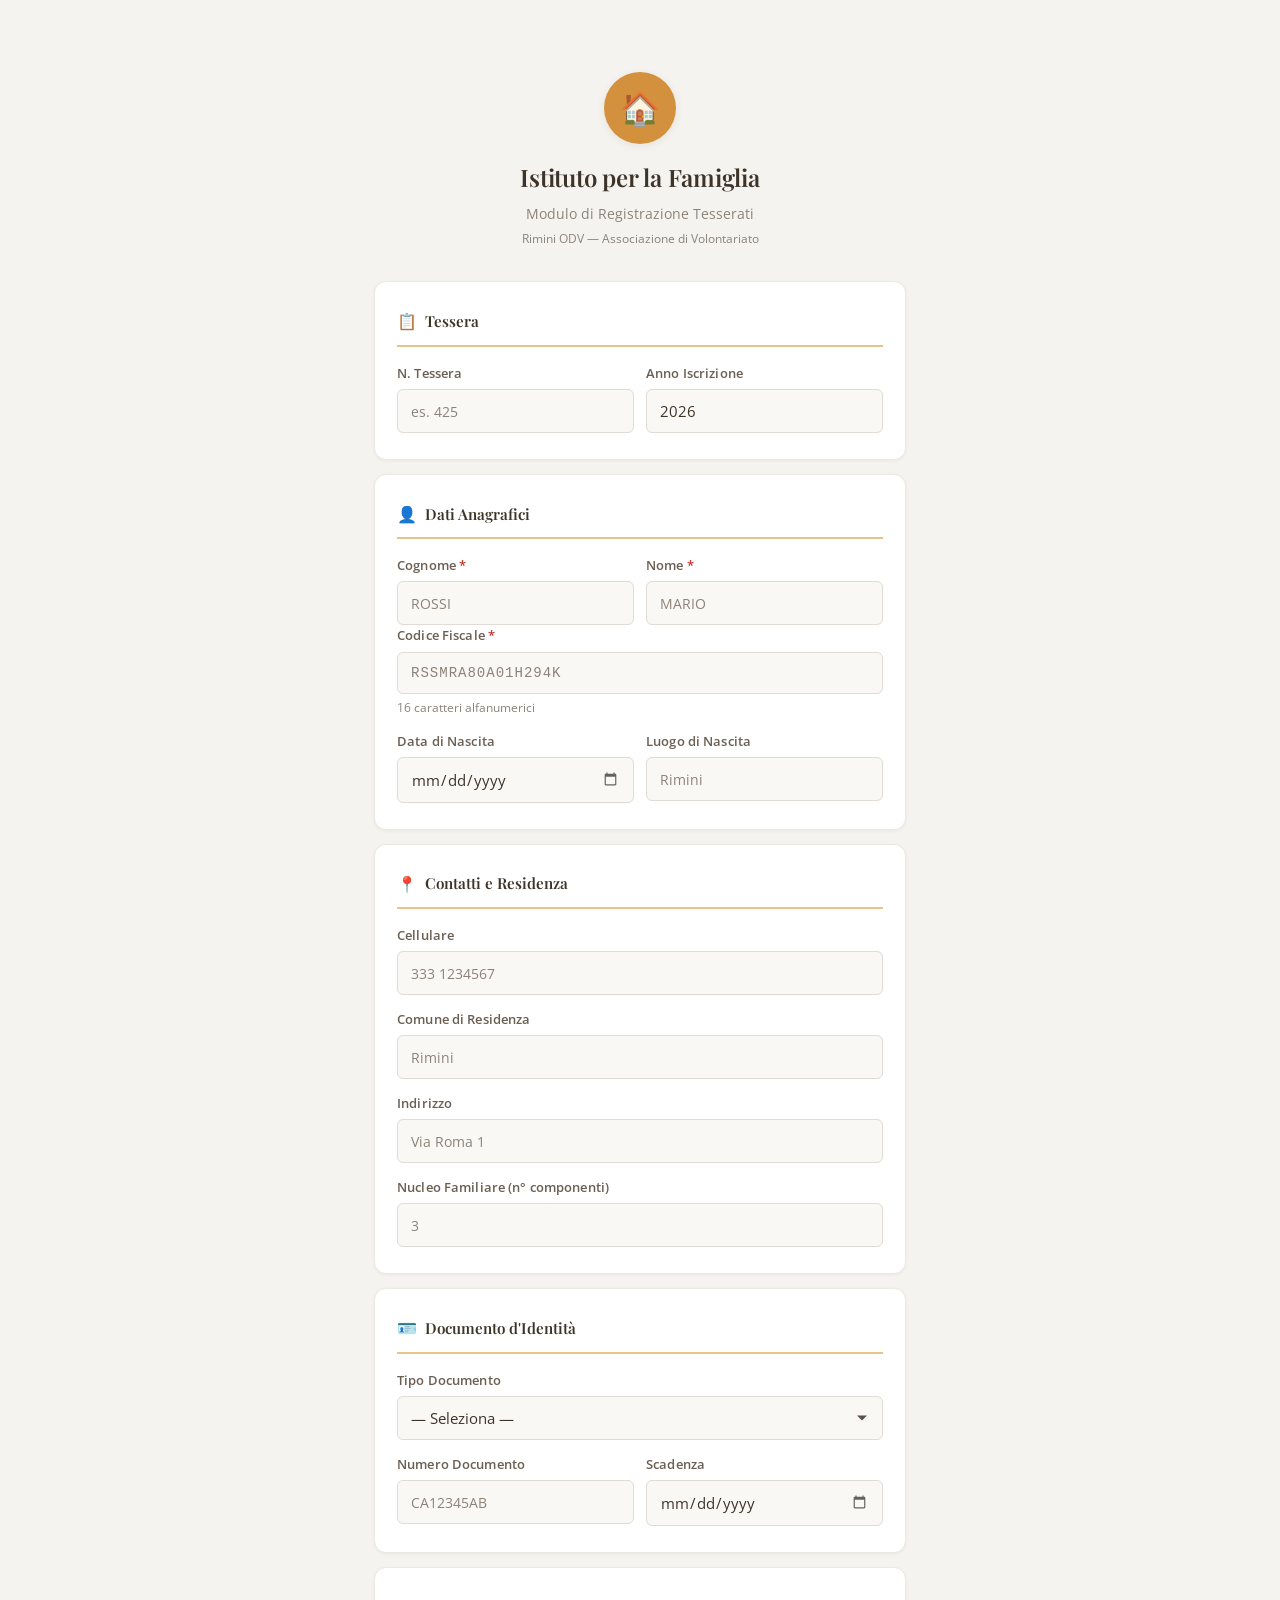
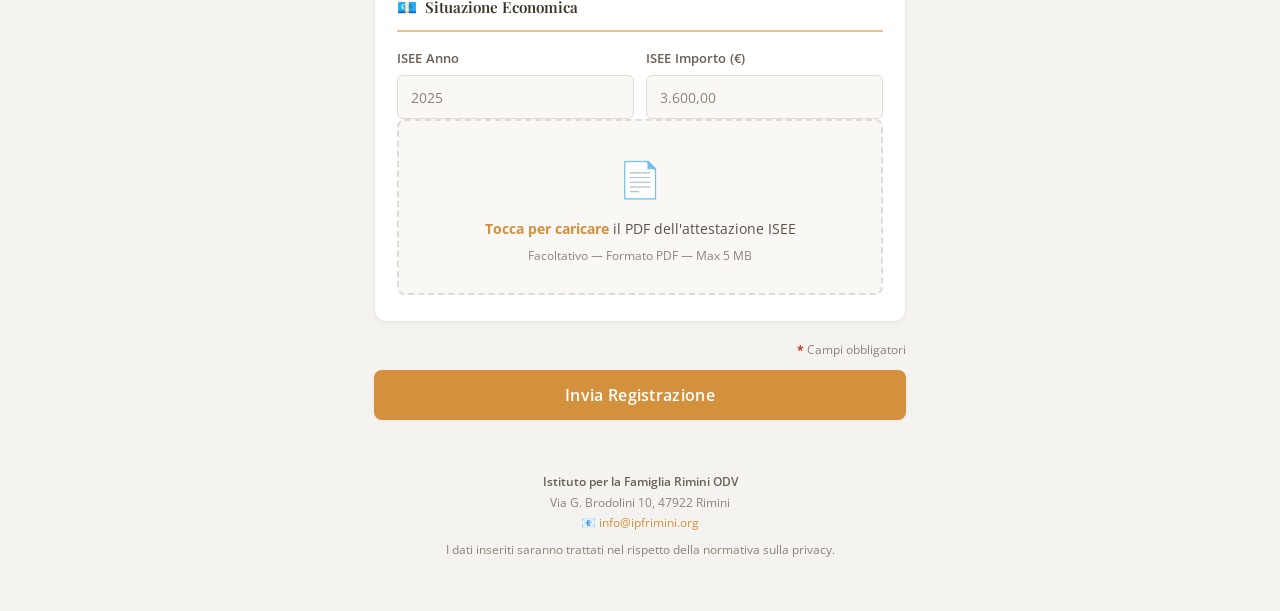
<file: index.html>
<!DOCTYPE html>
<html lang="it">
<head>
    <meta charset="UTF-8">
    <meta name="viewport" content="width=device-width, initial-scale=1.0, maximum-scale=1.0, user-scalable=no">
    <meta name="description" content="Modulo di auto-registrazione dell'Istituto per la Famiglia Rimini ODV. Inserisci i tuoi dati per completare l'iscrizione.">
    <meta name="theme-color" content="#f5f3ef">
    <meta name="mobile-web-app-capable" content="yes">
    <meta name="apple-mobile-web-app-status-bar-style" content="default">
    <title>IPF Rimini — Registrazione Tesserati</title>
    <link rel="stylesheet" href="css/style.css">
    <link rel="stylesheet" href="css/isee.css">
</head>
<body>

<!-- Toast Container (statico per prevedibilità) -->
<div id="toast-container"></div>

<!-- Loading Overlay -->
<div id="loading-overlay" class="loading-overlay">
    <div class="loading-spinner"></div>
    <div class="loading-text">Caricamento in corso...</div>
</div>

<div class="app-container">

    <!-- Header -->
    <header class="app-header">
        <div class="app-logo-emoji">🏠</div>
        <h1 class="app-title">Istituto per la Famiglia</h1>
        <p class="app-subtitle">Modulo di Registrazione Tesserati</p>
        <p class="app-location">Rimini ODV — Associazione di Volontariato</p>
    </header>

    <!-- Validation Badge -->
    <div id="validation-badge" class="validation-badge"></div>

    <!-- Form -->
    <form id="registration-form" autocomplete="on" novalidate>

        <!-- Sezione 1: Tessera -->
        <div class="form-section">
            <div class="section-title">
                <span class="section-icon">📋</span> Tessera
            </div>
            <div class="field-row">
                <div class="field-group">
                    <label for="n_tessera">N. Tessera</label>
                    <input type="text" id="n_tessera" name="n_tessera" inputmode="numeric" pattern="[0-9]*" placeholder="es. 425">
                </div>
                <div class="field-group">
                    <label for="anno_iscrizione">Anno Iscrizione</label>
                    <input type="text" id="anno_iscrizione" name="anno_iscrizione" inputmode="numeric" pattern="[0-9]{4}" maxlength="4">
                </div>
            </div>
        </div>

        <!-- Sezione 2: Dati Anagrafici -->
        <div class="form-section">
            <div class="section-title">
                <span class="section-icon">👤</span> Dati Anagrafici
            </div>

            <div class="field-row">
                <div class="field-group required">
                    <label for="cognome">Cognome</label>
                    <input type="text" id="cognome" name="cognome" required autocomplete="family-name" autocapitalize="characters" placeholder="Rossi" style="text-transform: uppercase;">
                </div>
                <div class="field-group required">
                    <label for="nome">Nome</label>
                    <input type="text" id="nome" name="nome" required autocomplete="given-name" autocapitalize="characters" placeholder="Mario" style="text-transform: uppercase;">
                </div>
            </div>

            <div class="field-group required">
                <label for="codice_fiscale">Codice Fiscale</label>
                <input type="text" id="codice_fiscale" name="codice_fiscale" required maxlength="16" minlength="16" autocomplete="off" autocapitalize="characters" placeholder="RSSMRA80A01H294K" aria-describedby="cf-help">
                <div class="helper-text" id="cf-help">16 caratteri alfanumerici</div>
            </div>

            <div class="field-row">
                <div class="field-group">
                    <label for="data_nascita">Data di Nascita</label>
                    <input type="date" id="data_nascita" name="data_nascita" autocomplete="bday">
                </div>
                <div class="field-group" style="position: relative;">
                    <label for="luogo_nascita">Luogo di Nascita</label>
                    <input type="text" id="luogo_nascita" name="luogo_nascita" placeholder="Rimini" autocomplete="off">
                    <div id="luogo_nascita_suggestions" class="suggestions"></div>
                </div>
            </div>
        </div>

        <!-- Sezione 3: Contatti e Residenza -->
        <div class="form-section">
            <div class="section-title">
                <span class="section-icon">📍</span> Contatti e Residenza
            </div>

            <div class="field-group">
                <label for="cellulare">Cellulare</label>
                <input type="tel" id="cellulare" name="cellulare" autocomplete="tel" placeholder="333 1234567" inputmode="tel" pattern="[0-9+ ]{6,15}">
            </div>

            <div class="field-group" style="position: relative;">
                <label for="comune_residenza">Comune di Residenza</label>
                <input type="text" id="comune_residenza" name="comune_residenza" placeholder="Rimini" autocomplete="off">
                <div id="comune_residenza_suggestions" class="suggestions"></div>
            </div>

            <div class="field-group">
                <label for="indirizzo">Indirizzo</label>
                <input type="text" id="indirizzo" name="indirizzo" autocomplete="street-address" placeholder="Via Roma 1">
            </div>

            <div class="field-group">
                <label for="nucleo_familiare">Nucleo Familiare (n° componenti)</label>
                <input type="number" id="nucleo_familiare" name="nucleo_familiare" min="1" max="20" inputmode="numeric" placeholder="3">
            </div>
        </div>

        <!-- Sezione 4: Documento d'Identità -->
        <div class="form-section">
            <div class="section-title">
                <span class="section-icon">🪪</span> Documento d'Identità
            </div>

            <div class="field-group">
                <label for="documento">Tipo Documento</label>
                <select id="documento" name="documento">
                    <option value="">— Seleziona —</option>
                    <option value="C.I.">Carta d'Identità</option>
                    <option value="CIE">Carta d'Identità Elettronica</option>
                    <option value="PATENTE">Patente di Guida</option>
                    <option value="PASSAPORTO">Passaporto</option>
                    <option value="PERMESSO DI SOGGIORNO">Permesso di Soggiorno</option>
                </select>
            </div>

            <div class="field-row">
                <div class="field-group">
                    <label for="numero_doc">Numero Documento</label>
                    <input type="text" id="numero_doc" name="numero_doc" autocomplete="off" placeholder="CA12345AB">
                </div>
                <div class="field-group">
                    <label for="scadenza">Scadenza</label>
                    <input type="date" id="scadenza" name="scadenza">
                </div>
            </div>
        </div>

        <!-- Sezione 5: ISEE -->
        <div class="form-section">
            <div class="section-title">
                <span class="section-icon">💶</span> Situazione Economica
            </div>

            <div class="field-row">
                <div class="field-group">
                    <label for="isee_anno">ISEE Anno</label>
                    <input type="text" id="isee_anno" name="isee_anno" inputmode="numeric" pattern="[0-9]{4}" maxlength="4" placeholder="2025">
                </div>
                <div class="field-group">
                    <label for="isee_importo">ISEE Importo (€)</label>
                    <input type="text" id="isee_importo" name="isee_importo" inputmode="decimal" placeholder="3.600,00">
                </div>
            </div>

            <!-- Upload PDF ISEE -->
            <div class="upload-area" id="upload-area">
                <div class="upload-icon">📄</div>
                <div class="upload-text">
                    <strong>Tocca per caricare</strong> il PDF dell'attestazione ISEE
                </div>
                <div class="upload-hint">Facoltativo — Formato PDF — Max 5 MB</div>
                <input type="file" id="isee_file" name="isee_file" accept=".pdf,application/pdf" class="file-input-hidden">
            </div>

            <!-- File preview (hidden by default) -->
            <div id="file-preview" class="file-preview" style="display: none;">
                <div class="file-preview-icon">✅</div>
                <div class="file-preview-info">
                    <div class="file-preview-name" id="file-name"></div>
                    <div class="file-preview-size" id="file-size"></div>
                </div>
                <button type="button" class="file-remove-btn" id="file-remove" title="Rimuovi file">✕</button>
            </div>
        </div>

        <!-- Submit -->
        <div class="submit-section">
            <p class="required-legend"><span class="required-star">*</span> Campi obbligatori</p>
            <button type="submit" id="submit-btn" class="submit-btn">
                Invia Registrazione
            </button>
        </div>

    </form>

    <!-- Success Screen -->
    <div id="success-screen" class="success-screen">
        <div class="success-icon">✓</div>
        <div class="success-title">Registrazione Completata!</div>
        <div class="success-name"></div>
        <div class="success-message">
            I tuoi dati sono stati inviati con successo. Il responsabile li verificherà a breve.
        </div>
        <button class="reset-btn" onclick="resetForm()">Nuova Registrazione</button>
    </div>

    <!-- Footer -->
    <footer class="app-footer">
        <p class="footer-org">Istituto per la Famiglia Rimini ODV</p>
        <p class="footer-address">Via G. Brodolini 10, 47922 Rimini</p>
        <p>📧 <a href="mailto:info@ipfrimini.org">info@ipfrimini.org</a></p>
        <p style="margin-top: 8px;">I dati inseriti saranno trattati nel rispetto della normativa sulla privacy.</p>
    </footer>

</div>

<!-- Scripts -->
<script src="js/validator.js"></script>
<script src="js/app.js"></script>

</body>
</html>
</file>
<file: css/style.css>
/* ============================================================
   IPF Auto-Registrazione — Design Istituzionale
   ============================================================
   Ispirato a ipfrimini.org:
   - Toni caldi, sfondo chiaro, palette terrosa
   - Font Open Sans (corpo) + serif per titoli
   - Card pulite, molto spazio bianco
   - Stile istituzionale, accogliente, professionale
   ============================================================ */

/* ---------- Google Fonts ---------- */
@import url('https://fonts.googleapis.com/css2?family=Open+Sans:wght@300;400;500;600;700&family=Playfair+Display:wght@500;600;700&display=swap');

/* ---------- CSS Variables ---------- */
:root {
    /* Palette IPF */
    --bg-page: #f5f3ef;
    --bg-white: #ffffff;
    --bg-warm-light: #faf8f5;
    --bg-section: #f0ece6;

    --text-dark: #3d3429;
    --text-body: #5a5148;
    --text-muted: #8c8279;
    --text-label: #6b5f53;
    --text-white: #ffffff;

    --ipf-orange: #d4913d;
    --ipf-orange-dark: #b87a2e;
    --ipf-orange-light: #e8c38a;
    --ipf-orange-bg: rgba(212, 145, 61, 0.08);
    --ipf-orange-border: rgba(212, 145, 61, 0.25);

    --ipf-green: #5a8a6f;
    --ipf-green-bg: rgba(90, 138, 111, 0.08);
    --ipf-green-border: rgba(90, 138, 111, 0.3);

    --ipf-blue: #7da4a8;
    --ipf-blue-bg: rgba(125, 164, 168, 0.08);

    --success: #4a8a5c;
    --success-bg: rgba(74, 138, 92, 0.08);
    --success-border: rgba(74, 138, 92, 0.25);

    --warning: #c48520;
    --warning-bg: rgba(196, 133, 32, 0.08);
    --warning-border: rgba(196, 133, 32, 0.25);

    --error: #c0392b;
    --error-bg: rgba(192, 57, 43, 0.06);
    --error-border: rgba(192, 57, 43, 0.2);

    --border: #e0dbd4;
    --border-light: #ece8e2;
    --border-focus: var(--ipf-orange);

    --radius: 8px;
    --radius-sm: 6px;
    --radius-lg: 12px;

    --shadow-sm: 0 1px 3px rgba(61, 52, 41, 0.06);
    --shadow-md: 0 2px 8px rgba(61, 52, 41, 0.08);
    --shadow-lg: 0 4px 16px rgba(61, 52, 41, 0.1);

    --transition: all 0.2s ease;
}

/* ---------- Reset ---------- */
*, *::before, *::after {
    box-sizing: border-box;
    margin: 0;
    padding: 0;
}

html {
    font-size: 16px;
    scroll-behavior: smooth;
    -webkit-text-size-adjust: 100%;
}

body {
    font-family: 'Open Sans', -apple-system, BlinkMacSystemFont, sans-serif;
    background: var(--bg-page);
    color: var(--text-body);
    min-height: 100vh;
    line-height: 1.65;
    overflow-x: hidden;
}

/* ---------- Layout ---------- */
.app-container {
    max-width: 580px;
    margin: 0 auto;
    padding: 16px;
    min-height: 100vh;
}

/* ---------- Header ---------- */
.app-header {
    text-align: center;
    padding: 28px 16px 20px;
    margin-bottom: 4px;
}

.app-logo {
    width: 72px;
    height: 72px;
    margin: 0 auto 14px;
    display: flex;
    align-items: center;
    justify-content: center;
}

.app-logo img {
    width: 100%;
    height: 100%;
    object-fit: contain;
}

.app-logo-emoji {
    width: 72px;
    height: 72px;
    margin: 0 auto 14px;
    background: var(--ipf-orange);
    border-radius: 50%;
    display: flex;
    align-items: center;
    justify-content: center;
    font-size: 32px;
    color: white;
    box-shadow: var(--shadow-md);
}

.app-title {
    font-family: 'Playfair Display', Georgia, serif;
    font-size: 1.5rem;
    font-weight: 600;
    color: var(--text-dark);
    letter-spacing: -0.01em;
    margin-bottom: 4px;
}

.app-subtitle {
    font-size: 0.88rem;
    color: var(--text-muted);
    font-weight: 400;
}

.app-location {
    font-size: 0.78rem;
    color: var(--text-muted);
    margin-top: 4px;
}

/* ---------- Section Cards ---------- */
.form-section {
    background: var(--bg-white);
    border: 1px solid var(--border-light);
    border-radius: var(--radius-lg);
    padding: 22px 18px;
    margin-bottom: 14px;
    box-shadow: var(--shadow-sm);
    transition: var(--transition);
}

.form-section:hover {
    box-shadow: var(--shadow-md);
}

.section-title {
    font-family: 'Playfair Display', Georgia, serif;
    font-size: 0.95rem;
    font-weight: 600;
    color: var(--text-dark);
    margin-bottom: 16px;
    padding-bottom: 10px;
    border-bottom: 2px solid var(--ipf-orange-light);
    display: flex;
    align-items: center;
    gap: 8px;
}

.section-title .section-icon {
    color: var(--ipf-orange);
    font-size: 1rem;
}

/* ---------- Field Group ---------- */
.field-group {
    margin-bottom: 14px;
    position: relative;
}

.field-group:last-child {
    margin-bottom: 0;
}

.field-row {
    display: grid;
    grid-template-columns: 1fr 1fr;
    gap: 12px;
}

.field-row .field-group {
    margin-bottom: 0;
}

label {
    display: block;
    font-size: 0.8rem;
    font-weight: 600;
    color: var(--text-label);
    margin-bottom: 5px;
    letter-spacing: 0.01em;
}

label .required {
    color: var(--error);
    margin-left: 2px;
}

/* ---------- Inputs ---------- */
input[type="text"],
input[type="tel"],
input[type="email"],
input[type="number"],
input[type="date"],
select,
textarea {
    width: 100%;
    padding: 11px 13px;
    background: var(--bg-warm-light);
    border: 1.5px solid var(--border);
    border-radius: var(--radius-sm);
    color: var(--text-dark);
    font-family: 'Open Sans', sans-serif;
    font-size: 0.95rem;
    transition: var(--transition);
    outline: none;
    appearance: none;
    -webkit-appearance: none;
}

input::placeholder,
textarea::placeholder {
    color: var(--text-muted);
    font-size: 0.88rem;
}

input:focus,
select:focus,
textarea:focus {
    background: var(--bg-white);
    border-color: var(--ipf-orange);
    box-shadow: 0 0 0 3px var(--ipf-orange-bg);
}

/* Select arrow */
select {
    background-image: url("data:image/svg+xml,%3Csvg xmlns='http://www.w3.org/2000/svg' width='12' height='12' viewBox='0 0 12 12'%3E%3Cpath fill='%235a5148' d='M6 8.5L1 3.5h10z'/%3E%3C/svg%3E");
    background-repeat: no-repeat;
    background-position: right 14px center;
    padding-right: 36px;
    cursor: pointer;
}

/* Date input */
input[type="date"] {
    min-height: 44px;
}

input[type="date"]::-webkit-calendar-picker-indicator {
    filter: none;
    cursor: pointer;
    opacity: 0.6;
}

/* CF field */
#codice_fiscale {
    font-family: 'Courier New', 'Consolas', monospace;
    font-size: 1rem;
    letter-spacing: 0.06em;
    text-transform: uppercase;
}

/* ---------- Validation States ---------- */
.field-group.valid input,
.field-group.valid select {
    border-color: var(--success-border);
    background: var(--success-bg);
}

.field-group.valid label {
    color: var(--success);
}

.field-group.warning input,
.field-group.warning select {
    border-color: var(--warning-border);
    background: var(--warning-bg);
}

.field-group.warning label {
    color: var(--warning);
}

.field-group.error input,
.field-group.error select {
    border-color: var(--error-border);
    background: var(--error-bg);
}

.field-group.error label {
    color: var(--error);
}

.field-feedback {
    font-size: 0.75rem;
    margin-top: 4px;
    padding: 3px 0;
    animation: fadeIn 0.2s ease;
    font-weight: 500;
}

.field-feedback.ok {
    color: var(--success);
}

.field-feedback.warning {
    color: var(--warning);
}

.field-feedback.error {
    color: var(--error);
}

@keyframes fadeIn {
    from { opacity: 0; }
    to { opacity: 1; }
}

/* ---------- Validation Badge ---------- */
.validation-badge {
    display: none;
    padding: 12px 16px;
    border-radius: var(--radius);
    font-size: 0.85rem;
    font-weight: 500;
    margin-bottom: 14px;
    text-align: center;
    animation: fadeIn 0.3s ease;
}

.validation-badge.ok {
    background: var(--success-bg);
    border: 1px solid var(--success-border);
    color: var(--success);
}

.validation-badge.warning {
    background: var(--warning-bg);
    border: 1px solid var(--warning-border);
    color: var(--warning);
}

.validation-badge.error {
    background: var(--error-bg);
    border: 1px solid var(--error-border);
    color: var(--error);
}

/* ---------- Autocomplete Suggestions ---------- */
.suggestions {
    display: none;
    position: absolute;
    top: 100%;
    left: 0;
    right: 0;
    background: var(--bg-white);
    border: 1px solid var(--border);
    border-radius: var(--radius-sm);
    max-height: 200px;
    overflow-y: auto;
    z-index: 100;
    box-shadow: var(--shadow-lg);
    margin-top: 4px;
}

.suggestion-item {
    padding: 10px 14px;
    cursor: pointer;
    display: flex;
    justify-content: space-between;
    align-items: center;
    transition: var(--transition);
    border-bottom: 1px solid var(--border-light);
}

.suggestion-item:last-child {
    border-bottom: none;
}

.suggestion-item:hover {
    background: var(--ipf-orange-bg);
}

.suggestion-name {
    font-size: 0.88rem;
    color: var(--text-dark);
    font-weight: 500;
}

.suggestion-score {
    font-size: 0.72rem;
    color: var(--text-muted);
    background: var(--bg-section);
    padding: 2px 8px;
    border-radius: 10px;
}

/* ---------- Required Legend ---------- */
.required-legend {
    font-size: 0.75rem;
    color: var(--text-muted);
    text-align: right;
    margin-bottom: 10px;
}

.required-star {
    color: var(--error);
    font-weight: 700;
}

/* ---------- Submit Button ---------- */
.submit-section {
    padding: 4px 0 32px;
}

.submit-btn {
    width: 100%;
    padding: 14px 24px;
    background: var(--ipf-orange);
    border: none;
    border-radius: var(--radius);
    color: var(--text-white);
    font-family: 'Open Sans', sans-serif;
    font-size: 1rem;
    font-weight: 600;
    cursor: pointer;
    transition: var(--transition);
    letter-spacing: 0.02em;
    position: relative;
    overflow: hidden;
    box-shadow: var(--shadow-sm);
}

.submit-btn:hover:not(:disabled) {
    background: var(--ipf-orange-dark);
    box-shadow: var(--shadow-md);
    transform: translateY(-1px);
}

.submit-btn:active:not(:disabled) {
    transform: translateY(0);
    box-shadow: var(--shadow-sm);
}

.submit-btn:disabled {
    opacity: 0.6;
    cursor: not-allowed;
}

.submit-btn.loading {
    pointer-events: none;
}

.submit-btn.loading::after {
    content: '';
    position: absolute;
    top: 0; left: -100%;
    width: 200%;
    height: 100%;
    background: linear-gradient(90deg, transparent, rgba(255,255,255,0.2), transparent);
    animation: shimmer 1.5s infinite;
}

@keyframes shimmer {
    to { transform: translateX(100%); }
}

/* ---------- Success Screen ---------- */
.success-screen {
    display: none;
    flex-direction: column;
    align-items: center;
    justify-content: center;
    text-align: center;
    padding: 48px 24px;
    min-height: 50vh;
    animation: fadeIn 0.5s ease;
}

.success-icon {
    width: 80px;
    height: 80px;
    background: var(--success-bg);
    border: 2px solid var(--success-border);
    border-radius: 50%;
    display: flex;
    align-items: center;
    justify-content: center;
    font-size: 36px;
    margin-bottom: 20px;
    animation: successPop 0.5s cubic-bezier(0.34, 1.56, 0.64, 1);
}

@keyframes successPop {
    from { transform: scale(0); }
    to { transform: scale(1); }
}

.success-title {
    font-family: 'Playfair Display', Georgia, serif;
    font-size: 1.4rem;
    font-weight: 600;
    margin-bottom: 8px;
    color: var(--success);
}

.success-name {
    font-size: 1.05rem;
    color: var(--text-body);
    margin-bottom: 20px;
    font-weight: 600;
}

.success-message {
    font-size: 0.88rem;
    color: var(--text-muted);
    margin-bottom: 28px;
    max-width: 340px;
    line-height: 1.6;
}

.reset-btn {
    padding: 11px 28px;
    background: var(--bg-white);
    border: 1.5px solid var(--border);
    border-radius: var(--radius);
    color: var(--text-dark);
    font-family: 'Open Sans', sans-serif;
    font-size: 0.9rem;
    font-weight: 600;
    cursor: pointer;
    transition: var(--transition);
}

.reset-btn:hover {
    border-color: var(--ipf-orange);
    color: var(--ipf-orange);
    background: var(--ipf-orange-bg);
}

/* ---------- Loading Overlay ---------- */
.loading-overlay {
    display: flex;
    position: fixed;
    top: 0; left: 0; right: 0; bottom: 0;
    background: rgba(245, 243, 239, 0.92);
    z-index: 1000;
    align-items: center;
    justify-content: center;
    flex-direction: column;
    gap: 14px;
}

.loading-spinner {
    width: 36px;
    height: 36px;
    border: 3px solid var(--border);
    border-top-color: var(--ipf-orange);
    border-radius: 50%;
    animation: spin 0.8s linear infinite;
}

@keyframes spin {
    to { transform: rotate(360deg); }
}

.loading-text {
    color: var(--text-muted);
    font-size: 0.88rem;
}

/* ---------- Toast Notifications ---------- */
#toast-container {
    position: fixed;
    top: 16px;
    left: 50%;
    transform: translateX(-50%);
    z-index: 9999;
    display: flex;
    flex-direction: column;
    gap: 8px;
    width: calc(100% - 32px);
    max-width: 480px;
    pointer-events: none;
}

.toast {
    padding: 13px 18px;
    border-radius: var(--radius-sm);
    font-size: 0.88rem;
    font-weight: 500;
    pointer-events: auto;
    opacity: 0;
    transform: translateY(-10px);
    transition: all 0.3s ease;
    box-shadow: var(--shadow-lg);
}

.toast.show {
    opacity: 1;
    transform: translateY(0);
}

.toast-success {
    background: var(--bg-white);
    border: 1px solid var(--success-border);
    color: var(--success);
}

.toast-error {
    background: var(--bg-white);
    border: 1px solid var(--error-border);
    color: var(--error);
}

.toast-info {
    background: var(--bg-white);
    border: 1px solid var(--ipf-orange-border);
    color: var(--ipf-orange-dark);
}

/* ---------- Footer ---------- */
.app-footer {
    text-align: center;
    padding: 20px 16px;
    color: var(--text-muted);
    font-size: 0.75rem;
    line-height: 1.6;
}

.app-footer .footer-org {
    font-weight: 600;
    color: var(--text-label);
    font-size: 0.78rem;
    margin-bottom: 2px;
}

.app-footer .footer-address {
    font-size: 0.72rem;
}

.app-footer a {
    color: var(--ipf-orange);
    text-decoration: none;
}

.app-footer a:hover {
    text-decoration: underline;
}

/* ---------- Helper Text ---------- */
.helper-text {
    font-size: 0.72rem;
    color: var(--text-muted);
    margin-top: 4px;
}

/* ---------- Required Indicator ---------- */
.field-group.required label::after {
    content: ' *';
    color: var(--error);
}

/* ---------- Divider ---------- */
.form-divider {
    height: 1px;
    background: var(--border-light);
    margin: 20px 0;
}

/* ---------- Responsive ---------- */
@media (max-width: 380px) {
    .app-container {
        padding: 10px;
    }
    .form-section {
        padding: 18px 14px;
    }
    .field-row {
        grid-template-columns: 1fr;
        gap: 14px;
    }
}

@media (min-width: 768px) {
    .app-container {
        padding: 32px 24px;
    }
    .app-header {
        padding: 40px 24px 28px;
    }
    .form-section {
        padding: 26px 22px;
    }
}

/* ---------- Accessibility ---------- */
@media (prefers-reduced-motion: reduce) {
    *, *::before, *::after {
        animation-duration: 0.01ms !important;
        transition-duration: 0.01ms !important;
    }
}

input:focus-visible,
select:focus-visible,
button:focus-visible {
    outline: 2px solid var(--ipf-orange);
    outline-offset: 2px;
}

/* ---------- Print ---------- */
@media print {
    .loading-overlay { display: none !important; }
    #toast-container { display: none; }
    .submit-section { display: none; }
    body { background: white; }
    .form-section { box-shadow: none; border: 1px solid #ddd; }
}
</file>
<file: css/isee.css>
/* ============================================================
   IPF Aggiornamento ISEE — Stili Aggiuntivi
   ============================================================
   Estende style.css con CSS specifici per isee.html.
   Stessi token, stessa palette, componenti aggiuntivi.
   ============================================================ */

/* ---------- ISEE Logo Accent ---------- */
.isee-logo {
    background: linear-gradient(135deg, var(--ipf-green), #4a7a5f) !important;
}

/* ---------- Lookup Input Row ---------- */
.lookup-input-row {
    display: flex;
    gap: 8px;
}

.lookup-input-row input {
    flex: 1;
}

.lookup-btn {
    padding: 10px 20px;
    background: var(--ipf-orange);
    border: none;
    border-radius: var(--radius-sm);
    color: #fff;
    font-family: 'Open Sans', sans-serif;
    font-size: 0.88rem;
    font-weight: 600;
    cursor: pointer;
    transition: var(--transition);
    white-space: nowrap;
}

.lookup-btn:hover {
    background: var(--ipf-orange-dark);
}

.lookup-btn:disabled {
    opacity: 0.5;
    cursor: not-allowed;
}

/* ---------- Lookup Loading ---------- */
.lookup-loading {
    display: flex;
    align-items: center;
    gap: 10px;
    padding: 12px 16px;
    background: var(--ipf-blue-bg);
    border: 1px solid rgba(125, 164, 168, 0.2);
    border-radius: var(--radius);
    margin-top: 12px;
    font-size: 0.8rem;
    color: var(--text-body);
    animation: fadeIn 0.3s ease;
}

/* ---------- Lookup Result Card ---------- */
.lookup-result {
    margin-top: 14px;
    padding: 16px 18px;
    background: var(--success-bg);
    border: 1.5px solid var(--success-border);
    border-radius: var(--radius-lg);
    animation: fadeIn 0.4s ease;
}

.lookup-result-header {
    display: flex;
    align-items: center;
    gap: 8px;
    margin-bottom: 14px;
    padding-bottom: 10px;
    border-bottom: 1px solid var(--success-border);
}

.lookup-result-icon {
    font-size: 1.2rem;
}

.lookup-result-title {
    font-family: 'Playfair Display', Georgia, serif;
    font-size: 0.92rem;
    font-weight: 600;
    color: var(--success);
}

.lookup-result-fields {
    display: flex;
    flex-direction: column;
    gap: 8px;
}

.lookup-field {
    display: flex;
    justify-content: space-between;
    align-items: center;
    padding: 6px 0;
}

.lookup-field-label {
    font-size: 0.78rem;
    color: var(--text-muted);
    font-weight: 500;
}

.lookup-field-value {
    font-size: 0.88rem;
    font-weight: 600;
    color: var(--text-dark);
}

.lookup-field-cf {
    font-family: 'Courier New', 'Consolas', monospace;
    font-size: 0.82rem;
    letter-spacing: 0.04em;
}

.lookup-change-btn {
    display: block;
    width: 100%;
    margin-top: 12px;
    padding: 8px;
    background: transparent;
    border: 1.5px solid var(--border);
    border-radius: var(--radius-sm);
    color: var(--text-muted);
    font-family: 'Open Sans', sans-serif;
    font-size: 0.78rem;
    font-weight: 600;
    cursor: pointer;
    transition: var(--transition);
}

.lookup-change-btn:hover {
    border-color: var(--ipf-orange);
    color: var(--ipf-orange);
}

/* ---------- Info Banner ---------- */
.isee-info-banner {
    display: flex;
    align-items: flex-start;
    gap: 12px;
    background: var(--ipf-blue-bg);
    border: 1px solid rgba(125, 164, 168, 0.2);
    border-radius: var(--radius-lg);
    padding: 16px 18px;
    margin-bottom: 14px;
    animation: fadeIn 0.4s ease;
}

.isee-info-banner .info-icon {
    font-size: 1.2rem;
    flex-shrink: 0;
    margin-top: 1px;
}

.isee-info-banner .info-text {
    font-size: 0.82rem;
    color: var(--text-body);
    line-height: 1.55;
}

.isee-info-banner .info-text strong {
    color: var(--text-dark);
}

/* ---------- ISEE Section Highlight ---------- */
.isee-section-highlight {
    border-left: 3px solid var(--ipf-green) !important;
}

/* ---------- Upload Area ---------- */
.upload-area {
    position: relative;
    padding: 28px 20px;
    border: 2px dashed var(--border);
    border-radius: var(--radius);
    text-align: center;
    cursor: pointer;
    transition: var(--transition);
    background: var(--bg-warm-light);
}

.upload-area:hover,
.upload-area.drag-over {
    border-color: var(--ipf-orange);
    background: var(--ipf-orange-bg);
}

.upload-area.drag-over {
    transform: scale(1.01);
}

.upload-icon {
    font-size: 2.2rem;
    margin-bottom: 10px;
    animation: float 3s ease-in-out infinite;
}

@keyframes float {
    0%, 100% { transform: translateY(0); }
    50% { transform: translateY(-5px); }
}

.upload-text {
    font-size: 0.9rem;
    color: var(--text-body);
    margin-bottom: 6px;
}

.upload-text strong {
    color: var(--ipf-orange);
}

.upload-hint {
    font-size: 0.72rem;
    color: var(--text-muted);
}

.file-input-hidden {
    position: absolute;
    width: 1px;
    height: 1px;
    padding: 0;
    margin: -1px;
    overflow: hidden;
    clip: rect(0, 0, 0, 0);
    white-space: nowrap;
    border: 0;
}

/* ---------- File Preview ---------- */
.file-preview {
    display: flex;
    align-items: center;
    gap: 12px;
    padding: 14px 16px;
    background: var(--success-bg);
    border: 1px solid var(--success-border);
    border-radius: var(--radius);
    margin-top: 12px;
    animation: fadeIn 0.3s ease;
}

.file-preview-icon {
    font-size: 1.3rem;
    flex-shrink: 0;
}

.file-preview-info {
    flex: 1;
    min-width: 0;
}

.file-preview-name {
    font-size: 0.85rem;
    font-weight: 600;
    color: var(--text-dark);
    white-space: nowrap;
    overflow: hidden;
    text-overflow: ellipsis;
}

.file-preview-size {
    font-size: 0.72rem;
    color: var(--text-muted);
    margin-top: 2px;
}

.file-remove-btn {
    width: 28px;
    height: 28px;
    border: 1px solid var(--border);
    border-radius: 50%;
    background: var(--bg-white);
    color: var(--text-muted);
    font-size: 0.85rem;
    cursor: pointer;
    display: flex;
    align-items: center;
    justify-content: center;
    transition: var(--transition);
    flex-shrink: 0;
}

.file-remove-btn:hover {
    border-color: var(--error);
    color: var(--error);
    background: var(--error-bg);
}

/* ---------- ISEE Submit Button ---------- */
.isee-submit-btn {
    background: linear-gradient(135deg, var(--ipf-green), #4a7a5f) !important;
}

.isee-submit-btn:hover:not(:disabled) {
    background: linear-gradient(135deg, #4a7a5f, #3d6b52) !important;
}

/* ---------- Back Link ---------- */
.isee-back-link {
    text-align: center;
    padding: 8px 16px 16px;
}

.isee-back-link a {
    font-size: 0.8rem;
    color: var(--text-muted);
    text-decoration: none;
    transition: var(--transition);
}

.isee-back-link a:hover {
    color: var(--ipf-orange);
    text-decoration: underline;
}

/* ---------- Progress Bar (upload) ---------- */
.upload-progress {
    width: 100%;
    height: 4px;
    background: var(--border-light);
    border-radius: 2px;
    margin-top: 12px;
    overflow: hidden;
    display: none;
}

.upload-progress.active {
    display: block;
}

.upload-progress-bar {
    height: 100%;
    background: linear-gradient(90deg, var(--ipf-green), var(--ipf-orange));
    border-radius: 2px;
    width: 0%;
    transition: width 0.3s ease;
}

/* ---------- Error State for Upload ---------- */
.upload-area.error {
    border-color: var(--error);
    background: var(--error-bg);
}

.upload-area.error .upload-text strong {
    color: var(--error);
}

/* ---------- Drive Info in Success Screen ---------- */
.success-drive-info {
    display: flex;
    align-items: center;
    gap: 12px;
    background: var(--ipf-blue-bg);
    border: 1px solid rgba(125, 164, 168, 0.25);
    border-radius: var(--radius);
    padding: 14px 18px;
    margin-top: 18px;
    max-width: 380px;
    animation: fadeIn 0.5s ease 0.3s both;
}

.success-drive-info .drive-info-icon {
    font-size: 1.4rem;
    flex-shrink: 0;
}

.success-drive-info .drive-info-text {
    font-size: 0.8rem;
    color: var(--text-body);
    line-height: 1.55;
}

.success-drive-info .drive-info-text strong {
    color: var(--text-dark);
}

/* ---------- Upload Mode Selector ---------- */
.upload-mode-selector {
    display: grid;
    grid-template-columns: 1fr 1fr;
    gap: 10px;
    margin-bottom: 16px;
}

.upload-mode-btn {
    display: flex;
    flex-direction: column;
    align-items: center;
    gap: 6px;
    padding: 16px 12px;
    border: 2px solid var(--border);
    border-radius: var(--radius);
    background: var(--bg-warm-light);
    cursor: pointer;
    transition: var(--transition);
    font-family: 'Open Sans', sans-serif;
    color: var(--text-body);
}

.upload-mode-btn:hover {
    border-color: var(--ipf-orange-light);
    background: var(--ipf-orange-bg);
}

.upload-mode-btn.active {
    border-color: var(--ipf-orange);
    background: var(--ipf-orange-bg);
    color: var(--text-dark);
    box-shadow: 0 0 0 3px rgba(212, 145, 61, 0.1);
}

.upload-mode-icon {
    font-size: 1.6rem;
    line-height: 1;
}

.upload-mode-label {
    font-size: 0.82rem;
    font-weight: 600;
}

.upload-mode-hint {
    font-size: 0.68rem;
    color: var(--text-muted);
    text-align: center;
    line-height: 1.3;
}

.upload-mode-btn.active .upload-mode-hint {
    color: var(--ipf-orange-dark);
}

/* ---------- Upload Panels ---------- */
.upload-panel {
    display: none;
    animation: fadeIn 0.3s ease;
}

.upload-panel.active {
    display: block;
}

/* ---------- Photo Upload Area ---------- */
.photo-upload-area {
    position: relative;
    padding: 22px 16px;
    border: 2px dashed var(--border);
    border-radius: var(--radius);
    text-align: center;
    cursor: pointer;
    transition: var(--transition);
    background: var(--bg-warm-light);
}

.photo-upload-area:hover {
    border-color: var(--ipf-orange);
    background: var(--ipf-orange-bg);
}

.photo-upload-area .upload-icon {
    font-size: 1.8rem;
    margin-bottom: 8px;
}

.photo-upload-area .upload-text {
    font-size: 0.85rem;
}

.photo-upload-area .upload-hint {
    font-size: 0.7rem;
    margin-top: 4px;
}

/* ---------- Photo Grid ---------- */
.photo-grid {
    display: grid;
    grid-template-columns: repeat(3, 1fr);
    gap: 10px;
    margin-top: 14px;
}

.photo-thumb {
    position: relative;
    border-radius: var(--radius-sm);
    overflow: hidden;
    border: 2px solid var(--border-light);
    background: var(--bg-section);
    aspect-ratio: 3 / 4;
    transition: var(--transition);
    animation: fadeIn 0.3s ease;
}

.photo-thumb:hover {
    border-color: var(--ipf-orange-light);
    box-shadow: var(--shadow-md);
}

.photo-thumb img {
    width: 100%;
    height: 100%;
    object-fit: cover;
    display: block;
}

.photo-thumb-badge {
    position: absolute;
    top: 6px;
    left: 6px;
    background: rgba(61, 52, 41, 0.75);
    color: #fff;
    font-size: 0.65rem;
    font-weight: 700;
    padding: 2px 7px;
    border-radius: 10px;
    backdrop-filter: blur(4px);
    -webkit-backdrop-filter: blur(4px);
}

.photo-thumb-remove {
    position: absolute;
    top: 5px;
    right: 5px;
    width: 22px;
    height: 22px;
    border: none;
    border-radius: 50%;
    background: rgba(192, 57, 43, 0.85);
    color: #fff;
    font-size: 0.7rem;
    cursor: pointer;
    display: flex;
    align-items: center;
    justify-content: center;
    opacity: 0;
    transition: opacity 0.2s ease;
    backdrop-filter: blur(4px);
    -webkit-backdrop-filter: blur(4px);
}

.photo-thumb:hover .photo-thumb-remove {
    opacity: 1;
}

/* On mobile, always show remove button */
@media (hover: none) {
    .photo-thumb-remove {
        opacity: 1;
    }
}

.photo-thumb-remove:hover {
    background: rgba(192, 57, 43, 1);
    transform: scale(1.1);
}

/* ---------- Add Photo Button ---------- */
.add-photo-item {
    display: flex;
    flex-direction: column;
    align-items: center;
    justify-content: center;
    gap: 4px;
    border: 2px dashed var(--border);
    border-radius: var(--radius-sm);
    aspect-ratio: 3 / 4;
    cursor: pointer;
    transition: var(--transition);
    background: var(--bg-warm-light);
    color: var(--text-muted);
}

.add-photo-item:hover {
    border-color: var(--ipf-orange);
    background: var(--ipf-orange-bg);
    color: var(--ipf-orange);
}

.add-photo-icon {
    font-size: 1.5rem;
    line-height: 1;
}

.add-photo-label {
    font-size: 0.65rem;
    font-weight: 600;
    text-align: center;
    line-height: 1.2;
}

/* ---------- Photo Counter ---------- */
.photo-counter {
    display: flex;
    align-items: center;
    justify-content: space-between;
    margin-top: 12px;
    padding: 8px 12px;
    background: var(--bg-section);
    border-radius: var(--radius-sm);
    font-size: 0.75rem;
    color: var(--text-muted);
}

.photo-counter-text {
    font-weight: 600;
}

.photo-counter-hint {
    font-size: 0.68rem;
}

/* ---------- Photo Processing Indicator ---------- */
.photo-processing {
    display: none;
    align-items: center;
    gap: 10px;
    padding: 12px 16px;
    background: var(--ipf-blue-bg);
    border: 1px solid rgba(125, 164, 168, 0.2);
    border-radius: var(--radius);
    margin-top: 12px;
    font-size: 0.8rem;
    color: var(--text-body);
    animation: fadeIn 0.3s ease;
}

.photo-processing.active {
    display: flex;
}

.photo-processing-spinner {
    width: 18px;
    height: 18px;
    border: 2px solid var(--border);
    border-top-color: var(--ipf-blue);
    border-radius: 50%;
    animation: spin 0.8s linear infinite;
    flex-shrink: 0;
}
</file>
